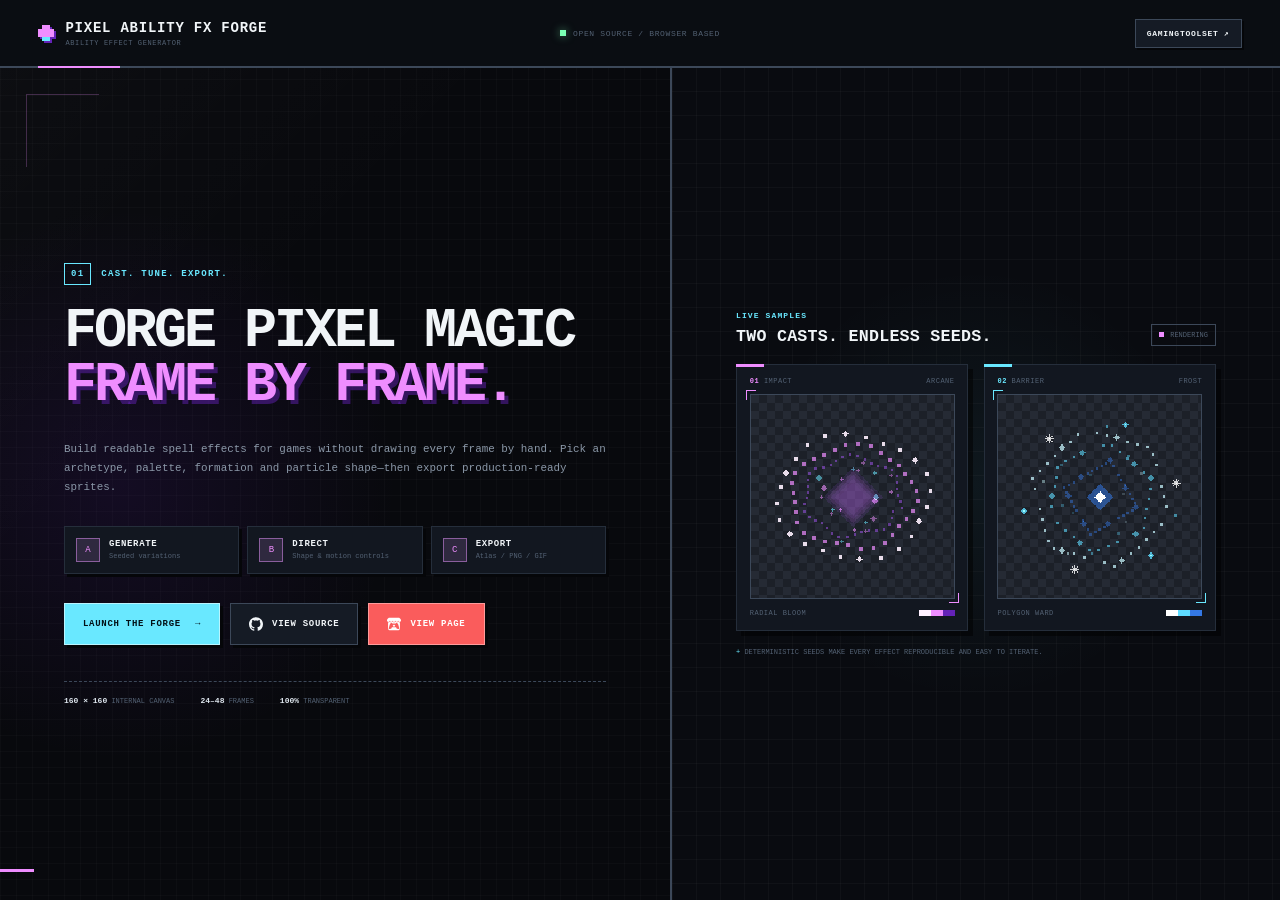
<file: website/index.html>
<!doctype html>
<html lang="en">
<head>
    <meta charset="utf-8">
    <meta name="viewport" content="width=device-width, initial-scale=1">
    <meta name="theme-color" content="#08090d">
    <title>Pixel FX Forge — Pixel Ability Effect Generator</title>
    <meta name="description" content="Design, tune and export game-ready pixel spell effects directly in your browser.">
    <style>
        :root {
            --bg: #08090d;
            --panel: #0d1016;
            --raised: #121720;
            --surface: #151b25;
            --line: #252e3b;
            --line-bright: #3c4859;
            --text: #f1f5f8;
            --muted: #8b98a8;
            --quiet: #536173;
            --cyan: #69e8ff;
            --violet: #ef8dff;
            --violet-deep: #6422b8;
            --mono: "SFMono-Regular", "Cascadia Mono", Consolas, "Liberation Mono", monospace;
        }
        
        * { box-sizing: border-box; }
        
        html,
        body { height: 100%; }
        
        body {
            background:
                linear-gradient(90deg, rgb(255 255 255 / 0.018) 1px, transparent 1px),
                linear-gradient(0deg, rgb(255 255 255 / 0.018) 1px, transparent 1px),
                var(--bg);
            background-size: 16px 16px;
            color: var(--text);
            font-family: var(--mono);
            margin: 0;
            overflow: hidden;
        }
        
        a { color: inherit; }
        
        .topbar {
            align-items: center;
            background: #0a0d12;
            border-bottom: 2px solid var(--line-bright);
            display: grid;
            grid-template-columns: 1fr auto 1fr;
            height: 68px;
            padding: 0 clamp(18px, 3vw, 46px);
            position: relative;
            z-index: 3;
        }
        
        .topbar::after {
            background: var(--violet);
            bottom: -2px;
            content: "";
            height: 2px;
            left: clamp(18px, 3vw, 46px);
            position: absolute;
            width: 82px;
        }
        
        .identity {
            align-items: center;
            display: flex;
            gap: 11px;
            text-decoration: none;
            width: fit-content;
        }
        
        .identity strong {
            display: block;
            font-size: 14px;
            letter-spacing: 0.055em;
            text-transform: uppercase;
        }
        
        .identity small {
            color: var(--quiet);
            display: block;
            font-size: 7px;
            letter-spacing: 0.09em;
            margin-top: 3px;
            text-transform: uppercase;
        }
        
        .brand-mark {
            background:
                linear-gradient(var(--violet), var(--violet)) 4px 0 / 8px 4px,
                linear-gradient(var(--violet), var(--violet)) 0 4px / 16px 8px,
                linear-gradient(var(--cyan), var(--cyan)) 4px 12px / 8px 4px;
            background-repeat: no-repeat;
            filter: drop-shadow(2px 2px 0 var(--violet-deep));
            height: 16px;
            width: 16px;
        }
        
        .status-line {
            align-items: center;
            color: var(--quiet);
            display: flex;
            font-size: 8px;
            gap: 7px;
            letter-spacing: 0.08em;
            text-transform: uppercase;
        }
        
        .status-dot {
            background: #7affb3;
            box-shadow: 0 0 8px rgb(122 255 179 / 0.55);
            height: 6px;
            width: 6px;
        }
        
        .top-link {
            background: var(--surface);
            border: 1px solid var(--line-bright);
            box-shadow: 2px 2px 0 #050609;
            font-size: 8px;
            font-weight: 900;
            justify-self: end;
            letter-spacing: 0.09em;
            padding: 9px 11px;
            text-decoration: none;
            text-transform: uppercase;
        }
        
        .top-link:hover,
        .top-link:focus-visible {
            border-color: var(--cyan);
            color: var(--cyan);
            outline: none;
            transform: translate(-1px, -1px);
        }
        
        .landing-shell {
            display: grid;
            grid-template-columns: minmax(0, 1.05fr) minmax(390px, 0.95fr);
            height: calc(100dvh - 68px);
            min-height: 0;
        }
        
        .hero,
        .showcase {
            min-height: 0;
            padding: clamp(28px, 5vh, 64px) clamp(28px, 5vw, 76px);
        }
        
        .hero {
            align-content: center;
            background:
                radial-gradient(circle at 18% 50%, rgb(100 34 184 / 0.13), transparent 40%),
                linear-gradient(135deg, rgb(255 255 255 / 0.02), transparent 35%);
            border-right: 2px solid var(--line-bright);
            display: grid;
            position: relative;
        }
        
        .hero::before,
        .hero::after {
            content: "";
            pointer-events: none;
            position: absolute;
        }
        
        .hero::before {
            border-left: 1px solid rgb(239 141 255 / 0.24);
            border-top: 1px solid rgb(239 141 255 / 0.24);
            height: 72px;
            left: 26px;
            top: 26px;
            width: 72px;
        }
        
        .hero::after {
            background: var(--violet);
            bottom: 28px;
            height: 3px;
            left: 0;
            width: 34px;
        }
        
        .eyebrow {
            align-items: center;
            color: var(--cyan);
            display: flex;
            font-size: 9px;
            font-weight: 900;
            gap: 10px;
            letter-spacing: 0.14em;
            margin-bottom: 20px;
            text-transform: uppercase;
        }
        
        .eyebrow span {
            border: 1px solid var(--cyan);
            padding: 5px 6px;
        }
        
        h1,
        h2,
        p { margin: 0; }
        
        h1 {
            font-size: clamp(35px, 4.3vw, 68px);
            letter-spacing: -0.055em;
            line-height: 0.98;
            max-width: 760px;
            text-transform: uppercase;
        }
        
        h1 em {
            color: var(--violet);
            font-style: normal;
            text-shadow: 4px 4px 0 rgb(100 34 184 / 0.48);
        }
        
        .hero-copy {
            color: var(--muted);
            font-size: clamp(10px, 0.85vw, 13px);
            line-height: 1.75;
            margin-top: clamp(18px, 3vh, 30px);
            max-width: 650px;
        }
        
        .feature-grid {
            display: grid;
            gap: 8px;
            grid-template-columns: repeat(3, minmax(0, 1fr));
            margin-top: clamp(20px, 3.2vh, 34px);
        }
        
        .feature-grid article {
            align-items: center;
            background: var(--raised);
            border: 1px solid var(--line);
            box-shadow: 3px 3px 0 #050609;
            display: flex;
            gap: 9px;
            min-width: 0;
            padding: 11px;
        }
        
        .feature-index {
            align-items: center;
            background: color-mix(in srgb, var(--violet) 12%, var(--surface));
            border: 1px solid color-mix(in srgb, var(--violet) 50%, var(--line));
            color: var(--violet);
            display: flex;
            flex: 0 0 24px;
            font-size: 9px;
            height: 24px;
            justify-content: center;
        }
        
        .feature-grid strong,
        .feature-grid small { display: block; }
        
        .feature-grid strong {
            font-size: 9px;
            letter-spacing: 0.07em;
            text-transform: uppercase;
        }
        
        .feature-grid small {
            color: var(--quiet);
            font-size: 7px;
            line-height: 1.35;
            margin-top: 3px;
        }
        
        .actions {
            display: flex;
            flex-wrap: wrap;
            gap: 10px;
            margin-top: clamp(20px, 3.2vh, 34px);
        }
        
        .button {
            align-items: center;
            border: 1px solid var(--line-bright);
            box-shadow: 3px 3px 0 #050609;
            display: inline-flex;
            font-size: 9px;
            font-weight: 900;
            gap: 9px;
            justify-content: center;
            letter-spacing: 0.08em;
            min-height: 42px;
            padding: 0 18px;
            text-decoration: none;
            text-transform: uppercase;
        }
        
        .button.primary {
            background: var(--cyan);
            border-color: #b9f5ff;
            color: #031117;
            gap: 14px;
        }

        .button-icon {
            fill: currentColor;
            flex: 0 0 auto;
            height: 14px;
            width: 14px;
        }
        
        .button.secondary { background: var(--surface); }

        .button.itch {
            background: #fa5c5c;
            border-color: #ff9b9b;
            color: #fff;
        }
        
        .button:hover,
        .button:focus-visible {
            outline: none;
            transform: translate(-1px, -1px);
        }
        
        .button.secondary:hover,
        .button.secondary:focus-visible {
            border-color: var(--violet);
            color: var(--violet);
        }

        .button.itch:hover,
        .button.itch:focus-visible {
            background: #ff6b6b;
            border-color: #ffd0d0;
            color: #fff;
        }
        
        .proof {
            border-top: 1px dashed var(--line-bright);
            display: flex;
            gap: 26px;
            margin-top: clamp(24px, 4vh, 42px);
            padding-top: 14px;
        }
        
        .proof span {
            color: var(--quiet);
            font-size: 7px;
            text-transform: uppercase;
        }
        
        .proof b {
            color: #dfe7ef;
            font-size: 8px;
        }
        
        .showcase {
            align-content: center;
            background:
                linear-gradient(90deg, rgb(255 255 255 / 0.026) 1px, transparent 1px),
                linear-gradient(0deg, rgb(255 255 255 / 0.026) 1px, transparent 1px),
                radial-gradient(circle at 50% 50%, rgb(105 232 255 / 0.06), transparent 42%),
                #090b10;
            background-size: 24px 24px, 24px 24px, auto, auto;
            display: grid;
        }
        
        .showcase-heading {
            align-items: end;
            display: flex;
            justify-content: space-between;
            margin-bottom: 18px;
        }
        
        .section-kicker {
            color: var(--cyan);
            display: block;
            font-size: 8px;
            font-weight: 900;
            letter-spacing: 0.14em;
            margin-bottom: 7px;
            text-transform: uppercase;
        }
        
        h2 {
            font-size: clamp(14px, 1.3vw, 20px);
            letter-spacing: 0.015em;
            text-transform: uppercase;
        }
        
        .live-badge {
            align-items: center;
            border: 1px solid var(--line-bright);
            color: var(--quiet);
            display: flex;
            font-size: 7px;
            gap: 6px;
            padding: 6px 7px;
            text-transform: uppercase;
        }
        
        .live-badge i {
            animation: blink 1.2s steps(2, end) infinite;
            background: var(--violet);
            height: 5px;
            width: 5px;
        }
        
        .demo-grid {
            display: grid;
            gap: clamp(10px, 1.2vw, 18px);
            grid-template-columns: repeat(2, minmax(0, 1fr));
        }
        
        .demo-card {
            background: var(--raised);
            border: 1px solid var(--line);
            box-shadow: 5px 5px 0 rgb(0 0 0 / 0.52);
            padding: clamp(9px, 1vw, 14px);
            position: relative;
        }
        
        .demo-card::before {
            background: var(--violet);
            content: "";
            height: 3px;
            left: -1px;
            position: absolute;
            top: -1px;
            width: 28px;
        }
        
        .ward-card::before { background: var(--cyan); }
        
        .demo-meta,
        .demo-footer {
            align-items: center;
            color: var(--quiet);
            display: flex;
            font-size: 7px;
            justify-content: space-between;
            letter-spacing: 0.07em;
            text-transform: uppercase;
        }
        
        .demo-meta { margin-bottom: 9px; }
        .demo-meta b { color: var(--violet); }
        .ward-card .demo-meta b { color: var(--cyan); }
        
        .canvas-shell {
            background-color: #15171d;
            background-image:
                linear-gradient(45deg, #1c2028 25%, transparent 25%, transparent 75%, #1c2028 75%, #1c2028),
                linear-gradient(45deg, #1c2028 25%, #252a34 25%, #252a34 75%, #1c2028 75%, #1c2028);
            background-position: 0 0, 8px 8px;
            background-size: 16px 16px;
            border: 1px solid var(--line-bright);
            position: relative;
        }
        
        canvas {
            aspect-ratio: 1;
            display: block;
            image-rendering: pixelated;
            width: 100%;
        }
        
        .corner {
            border-color: var(--violet);
            border-style: solid;
            height: 10px;
            position: absolute;
            width: 10px;
        }
        
        .ward-card .corner { border-color: var(--cyan); }
        
        .corner.top-left {
            border-width: 1px 0 0 1px;
            left: -5px;
            top: -5px;
        }
        
        .corner.bottom-right {
            border-width: 0 1px 1px 0;
            bottom: -5px;
            right: -5px;
        }
        
        .demo-footer {
            margin-top: 10px;
        }
        
        .palette { display: flex; }
        .palette i { height: 6px; width: 12px; }
        .impact-card .palette i:nth-child(1) { background: #fff1ff; }
        .impact-card .palette i:nth-child(2) { background: #ef8dff; }
        .impact-card .palette i:nth-child(3) { background: #6422b8; }
        .ward-card .palette i:nth-child(1) { background: #fff; }
        .ward-card .palette i:nth-child(2) { background: #5edcff; }
        .ward-card .palette i:nth-child(3) { background: #3478e5; }
        
        .showcase-note {
            color: var(--quiet);
            font-size: 7px;
            line-height: 1.5;
            margin-top: 16px;
            text-transform: uppercase;
        }
        
        .showcase-note span { color: var(--cyan); }
        
        @keyframes blink { 50% { opacity: 0.25; } }
        
        @media (max-width: 980px) {
            .topbar { grid-template-columns: 1fr auto; }
            .status-line { display: none; }
            .landing-shell { grid-template-columns: minmax(0, 1fr) minmax(340px, 0.9fr); }
            .hero,
            .showcase { padding-inline: 28px; }
            .feature-grid article { padding: 8px; }
            .feature-index { display: none; }
        }
        
        @media (max-width: 760px) {
            .topbar { height: 58px; }
            .landing-shell {
                grid-template-columns: 1fr;
                grid-template-rows: minmax(0, 1.08fr) minmax(210px, 0.92fr);
                height: calc(100dvh - 58px);
            }
            .hero,
            .showcase { padding: 18px 22px; }
            .hero { border-bottom: 2px solid var(--line-bright); border-right: 0; }
            .hero::before,
            .hero::after { display: none; }
            .eyebrow { margin-bottom: 10px; }
            h1 { font-size: clamp(30px, 8vw, 48px); }
            .hero-copy { line-height: 1.55; margin-top: 11px; max-width: 700px; }
            .feature-grid { margin-top: 11px; }
            .feature-grid article { min-height: 40px; }
            .actions { margin-top: 12px; }
            .button { min-height: 36px; }
            .proof { display: none; }
            .showcase-heading { margin-bottom: 10px; }
            .demo-card { display: grid; grid-template-columns: auto 1fr auto; gap: 8px; padding: 8px; }
            .demo-meta { display: block; margin: 0; writing-mode: vertical-rl; }
            .demo-meta span:last-child { display: none; }
            .demo-footer { display: none; }
            .canvas-shell { margin: auto; max-width: min(160px, 23dvh); width: 100%; }
            .showcase-note { display: none; }
        }
        
        @media (max-width: 520px) {
            .identity small { display: none; }
            .top-link { padding: 8px; }
            .hero-copy { font-size: 9px; }
            .feature-grid small { display: none; }
            .feature-grid article { justify-content: center; min-height: 30px; padding: 5px; }
            .feature-grid strong { font-size: 7px; }
            .button { font-size: 7px; padding: 0 12px; }
            .button-icon { height: 12px; width: 12px; }
            .live-badge { display: none; }
        }
        
        @media (max-height: 720px) and (min-width: 761px) {
            .hero,
            .showcase { padding-block: 24px; }
            .eyebrow { margin-bottom: 12px; }
            .hero-copy { line-height: 1.55; margin-top: 14px; }
            .feature-grid,
            .actions { margin-top: 16px; }
            .proof { margin-top: 18px; }
            .showcase-heading { margin-bottom: 10px; }
            .showcase-note { margin-top: 10px; }
        }
        
        @media (max-height: 610px) and (min-width: 761px) {
            .feature-grid { display: none; }
            .proof { margin-top: 14px; }
        }
        
        @media (prefers-reduced-motion: reduce) {
            .live-badge i { animation: none; }
        }
        
    </style>
</head>
<body>
    <header class="topbar">
        <a class="identity" href="../index.html" aria-label="Open Pixel FX Forge">
            <span class="brand-mark" aria-hidden="true"></span>
            <span>
                <strong>Pixel Ability FX Forge</strong>
                <small>Ability effect generator</small>
            </span>
        </a>
        <div class="status-line" aria-label="Project status">
            <span class="status-dot" aria-hidden="true"></span>
            Open source / Browser based
        </div>
        <a class="top-link" href="https://github.com/GamingToolset" target="_blank" rel="noreferrer">
            GamingToolset <span aria-hidden="true">↗</span>
        </a>
    </header>

    <main class="landing-shell">
        <section class="hero" aria-labelledby="hero-title">
            <div class="eyebrow"><span>01</span> Cast. Tune. Export.</div>
            <h1 id="hero-title">Forge pixel magic<br><em>frame by frame.</em></h1>
            <p class="hero-copy">
                Build readable spell effects for games without drawing every frame by hand. Pick an archetype, palette, formation and particle shape—then export production-ready sprites.
            </p>

            <div class="feature-grid" aria-label="Main features">
                <article>
                    <span class="feature-index">A</span>
                    <div><strong>Generate</strong><small>Seeded variations</small></div>
                </article>
                <article>
                    <span class="feature-index">B</span>
                    <div><strong>Direct</strong><small>Shape &amp; motion controls</small></div>
                </article>
                <article>
                    <span class="feature-index">C</span>
                    <div><strong>Export</strong><small>Atlas / PNG / GIF</small></div>
                </article>
            </div>

            <div class="actions">
                <a class="button primary" href="https://gamingtoolset.github.io/pixel-ability-fx-forge/">Launch the forge <span aria-hidden="true">→</span></a>
                <a class="button secondary" href="https://github.com/GamingToolset/pixel-ability-fx-forge" target="_blank" rel="noreferrer">
                    <svg class="button-icon" viewBox="0 0 24 24" aria-hidden="true" focusable="false">
                        <path d="M12 .297c-6.63 0-12 5.373-12 12 0 5.303 3.438 9.8 8.205 11.385.6.113.82-.258.82-.577 0-.285-.01-1.04-.015-2.04-3.338.724-4.042-1.61-4.042-1.61C4.422 18.07 3.633 17.7 3.633 17.7c-1.087-.744.084-.729.084-.729 1.205.084 1.838 1.236 1.838 1.236 1.07 1.835 2.809 1.305 3.495.998.108-.776.417-1.305.76-1.605-2.665-.3-5.466-1.332-5.466-5.93 0-1.31.465-2.38 1.235-3.22-.135-.303-.54-1.523.105-3.176 0 0 1.005-.322 3.3 1.23.96-.267 1.98-.399 3-.405 1.02.006 2.04.138 3 .405 2.28-1.552 3.285-1.23 3.285-1.23.645 1.653.24 2.873.12 3.176.765.84 1.23 1.91 1.23 3.22 0 4.61-2.805 5.625-5.475 5.92.42.36.81 1.096.81 2.22 0 1.606-.015 2.896-.015 3.286 0 .315.21.69.825.57C20.565 22.092 24 17.592 24 12.297c0-6.627-5.373-12-12-12"/>
                    </svg>
                    <span>View source</span>
                </a>
                <a class="button itch" href="https://announcerua.itch.io/pixel-ability-fx-forge" target="_blank" rel="noreferrer">
                    <svg class="button-icon" viewBox="0 0 24 24" aria-hidden="true" focusable="false">
                        <path d="M3.13 1.338C2.08 1.96.02 4.328 0 4.95v1.03c0 1.303 1.22 2.45 2.325 2.45 1.33 0 2.436-1.102 2.436-2.41 0 1.308 1.07 2.41 2.4 2.41 1.328 0 2.362-1.102 2.362-2.41 0 1.308 1.137 2.41 2.466 2.41h.024c1.33 0 2.466-1.102 2.466-2.41 0 1.308 1.034 2.41 2.363 2.41 1.33 0 2.4-1.102 2.4-2.41 0 1.308 1.106 2.41 2.435 2.41C22.78 8.43 24 7.282 24 5.98V4.95c-.02-.62-2.082-2.99-3.13-3.612-3.253-.114-5.508-.134-8.87-.133-3.362 0-7.945.053-8.87.133zm6.376 6.477a2.74 2.74 0 0 1-.468.602c-.5.49-1.19.795-1.947.795a2.786 2.786 0 0 1-1.95-.795c-.182-.178-.32-.37-.446-.59-.127.222-.303.412-.486.59a2.788 2.788 0 0 1-1.95.795c-.092 0-.187-.025-.264-.052-.107 1.113-.152 2.176-.168 2.95v.005l-.006 1.167c.02 2.334-.23 7.564 1.03 8.85 1.952.454 5.545.662 9.15.663 3.605 0 7.198-.21 9.15-.664 1.26-1.284 1.01-6.514 1.03-8.848l-.006-1.167v-.004c-.016-.775-.06-1.838-.168-2.95-.077.026-.172.052-.263.052a2.788 2.788 0 0 1-1.95-.795c-.184-.178-.36-.368-.486-.59-.127.22-.265.412-.447.59a2.786 2.786 0 0 1-1.95.794c-.76 0-1.446-.303-1.948-.793a2.74 2.74 0 0 1-.468-.602 2.738 2.738 0 0 1-.463.602 2.787 2.787 0 0 1-1.95.794h-.16a2.787 2.787 0 0 1-1.95-.793 2.738 2.738 0 0 1-.464-.602zm-2.004 2.59v.002c.795.002 1.5 0 2.373.953.687-.072 1.406-.108 2.125-.107.72 0 1.438.035 2.125.107.873-.953 1.578-.95 2.372-.953.376 0 1.876 0 2.92 2.934l1.123 4.028c.832 2.995-.266 3.068-1.636 3.07-2.03-.075-3.156-1.55-3.156-3.025-1.124.184-2.436.276-3.748.277-1.312 0-2.624-.093-3.748-.277 0 1.475-1.125 2.95-3.156 3.026-1.37-.004-2.468-.077-1.636-3.072l1.122-4.027c1.045-2.934 2.545-2.934 2.92-2.934zM12 12.714c-.002.002-2.14 1.964-2.523 2.662l1.4-.056v1.22c0 .056.56.033 1.123.007.562.026 1.124.05 1.124-.008v-1.22l1.4.055C14.138 14.677 12 12.713 12 12.713z"/>
                    </svg>
                    <span>View page</span>
                </a>
            </div>

            <div class="proof" aria-label="Export details">
                <span><b>160 × 160</b> internal canvas</span>
                <span><b>24–48</b> frames</span>
                <span><b>100%</b> transparent</span>
            </div>
        </section>

        <section class="showcase" aria-labelledby="showcase-title">
            <div class="showcase-heading">
                <div>
                    <span class="section-kicker">Live samples</span>
                    <h2 id="showcase-title">Two casts. Endless seeds.</h2>
                </div>
                <span class="live-badge"><i aria-hidden="true"></i> Rendering</span>
            </div>

            <div class="demo-grid">
                <article class="demo-card impact-card">
                    <div class="demo-meta">
                        <span><b>01</b> Impact</span>
                        <span>Arcane</span>
                    </div>
                    <div class="canvas-shell">
                        <canvas id="impactFx" width="160" height="160" aria-label="Animated arcane impact pixel effect"></canvas>
                        <span class="corner top-left" aria-hidden="true"></span>
                        <span class="corner bottom-right" aria-hidden="true"></span>
                    </div>
                    <div class="demo-footer">
                        <span>Radial bloom</span>
                        <span class="palette"><i></i><i></i><i></i></span>
                    </div>
                </article>

                <article class="demo-card ward-card">
                    <div class="demo-meta">
                        <span><b>02</b> Barrier</span>
                        <span>Frost</span>
                    </div>
                    <div class="canvas-shell">
                        <canvas id="wardFx" width="160" height="160" aria-label="Animated frost barrier pixel effect"></canvas>
                        <span class="corner top-left" aria-hidden="true"></span>
                        <span class="corner bottom-right" aria-hidden="true"></span>
                    </div>
                    <div class="demo-footer">
                        <span>Polygon ward</span>
                        <span class="palette"><i></i><i></i><i></i></span>
                    </div>
                </article>
            </div>

            <p class="showcase-note"><span aria-hidden="true">+</span> Deterministic seeds make every effect reproducible and easy to iterate.</p>
        </section>
    </main>

    <script>
    (() => {
        const TAU = Math.PI * 2;
        const impactCanvas = document.querySelector('#impactFx');
        const wardCanvas = document.querySelector('#wardFx');
        const impact = impactCanvas.getContext('2d');
        const ward = wardCanvas.getContext('2d');
        const reducedMotion = window.matchMedia('(prefers-reduced-motion: reduce)').matches;
    
        impact.imageSmoothingEnabled = false;
        ward.imageSmoothingEnabled = false;
    
        const clamp = (value, min = 0, max = 1) => Math.max(min, Math.min(max, value));
        const easeOut = (value) => 1 - Math.pow(1 - clamp(value), 3);
    
        const pixelDiamond = (context, x, y, size) => {
            const radius = Math.max(1, Math.round(size));
            for (let row = -radius; row <= radius; row += 1) {
                const width = (radius - Math.abs(row)) * 2 + 1;
                context.fillRect(Math.round(x - width / 2), Math.round(y + row), width, 1);
            }
        };
    
        const pixelStar = (context, x, y, size) => {
            const radius = Math.max(2, Math.round(size));
            context.fillRect(Math.round(x - radius), Math.round(y), radius * 2 + 1, 1);
            context.fillRect(Math.round(x), Math.round(y - radius), 1, radius * 2 + 1);
            for (let offset = 1; offset < radius; offset += 1) {
                context.fillRect(Math.round(x + offset), Math.round(y + offset), 1, 1);
                context.fillRect(Math.round(x - offset), Math.round(y + offset), 1, 1);
                context.fillRect(Math.round(x + offset), Math.round(y - offset), 1, 1);
                context.fillRect(Math.round(x - offset), Math.round(y - offset), 1, 1);
            }
        };
    
        const drawImpact = (time) => {
            const local = (time % 2.8) / 2.8;
            const expansion = easeOut(local / 0.72);
            const fade = 1 - clamp((local - 0.42) / 0.58);
            const radius = 8 + expansion * 59;
            impact.clearRect(0, 0, 160, 160);
            impact.save();
            impact.globalCompositeOperation = 'lighter';
    
            for (let glow = 5; glow >= 1; glow -= 1) {
                impact.globalAlpha = fade * 0.025 * glow;
                impact.fillStyle = glow % 2 ? '#a855f7' : '#ef8dff';
                pixelDiamond(impact, 80, 80, 8 + glow * 3);
            }
    
            for (let ring = 0; ring < 3; ring += 1) {
                const ringRadius = Math.max(4, radius - ring * 11);
                const points = 24 + ring * 8;
                impact.fillStyle = ring === 0 ? '#fff1ff' : ring === 1 ? '#ef8dff' : '#a855f7';
                impact.globalAlpha = fade * (0.9 - ring * 0.2);
                for (let index = 0; index < points; index += 1) {
                    if ((index + ring) % 7 === 0 && local > 0.56) continue;
                    const angle = index / points * TAU + time * (ring % 2 ? -0.5 : 0.42);
                    const wobble = Math.sin(index * 7.31 + time * 5) * 2.5;
                    const x = 80 + Math.cos(angle) * (ringRadius + wobble);
                    const y = 80 + Math.sin(angle) * (ringRadius * 0.82 + wobble);
                    if (ring === 0 && index % 4 === 0) pixelDiamond(impact, x, y, 2);
                    else impact.fillRect(Math.round(x) - 1, Math.round(y) - 1, ring === 2 ? 2 : 3, ring === 2 ? 2 : 3);
                }
            }
    
            impact.fillStyle = '#ffffff';
            impact.globalAlpha = Math.max(0, 1 - local * 5);
            pixelStar(impact, 80, 80, 10 - local * 6);
    
            for (let particle = 0; particle < 20; particle += 1) {
                const life = clamp(local * 1.5 - (particle % 5) * 0.035);
                const angle = particle * 2.399 + Math.sin(particle * 13.1) * 0.16;
                const travel = life * (34 + (particle % 7) * 6);
                impact.globalAlpha = (1 - life) * fade;
                impact.fillStyle = particle % 3 ? '#ef8dff' : '#69e8ff';
                const x = 80 + Math.cos(angle) * travel;
                const y = 80 + Math.sin(angle) * travel;
                pixelDiamond(impact, x, y, particle % 4 === 0 ? 2 : 1);
            }
            impact.restore();
        };
    
        const polygonPoint = (sides, unit, radius, rotation) => {
            const scaled = unit * sides;
            const side = Math.floor(scaled);
            const amount = scaled - side;
            const a = side / sides * TAU + rotation;
            const b = (side + 1) / sides * TAU + rotation;
            return {
                x: 80 + (Math.cos(a) + (Math.cos(b) - Math.cos(a)) * amount) * radius,
                y: 80 + (Math.sin(a) + (Math.sin(b) - Math.sin(a)) * amount) * radius
            };
        };
    
        const drawWard = (time) => {
            const local = (time % 5.2) / 5.2;
            const intro = easeOut(local / 0.18);
            const fade = 1 - clamp((local - 0.83) / 0.17);
            const pulse = 0.83 + Math.sin(time * 3.2) * 0.17;
            ward.clearRect(0, 0, 160, 160);
            ward.save();
            ward.globalCompositeOperation = 'lighter';
    
            for (let layer = 0; layer < 3; layer += 1) {
                const radius = (56 - layer * 13) * intro;
                const points = layer === 1 ? 32 : 40;
                ward.fillStyle = layer === 0 ? '#c8f7ff' : layer === 1 ? '#5edcff' : '#3478e5';
                ward.globalAlpha = fade * pulse * (0.9 - layer * 0.17);
                for (let index = 0; index < points; index += 1) {
                    if ((index + layer * 2) % 9 === 0) continue;
                    const point = polygonPoint(layer === 2 ? 4 : 6, index / points, radius, time * (layer % 2 ? -0.36 : 0.27));
                    if (index % 6 === 0) pixelDiamond(ward, point.x, point.y, 2);
                    else ward.fillRect(Math.round(point.x), Math.round(point.y), 2, 2);
                }
            }
    
            for (let anchor = 0; anchor < 6; anchor += 1) {
                const angle = anchor / 6 * TAU - time * 0.18;
                const radius = 61 * intro;
                const x = 80 + Math.cos(angle) * radius;
                const y = 80 + Math.sin(angle) * radius;
                ward.globalAlpha = fade * 0.8;
                ward.fillStyle = anchor % 2 ? '#5edcff' : '#ffffff';
                pixelStar(ward, x, y, anchor % 2 ? 2 : 3);
            }
    
            ward.globalAlpha = fade * 0.55;
            ward.fillStyle = '#3478e5';
            pixelDiamond(ward, 80, 80, 10 + Math.sin(time * 3) * 2);
            ward.globalAlpha = fade;
            ward.fillStyle = '#ffffff';
            pixelDiamond(ward, 80, 80, 4);
    
            for (let mote = 0; mote < 14; mote += 1) {
                const angle = mote * 2.7 + time * (mote % 2 ? 0.22 : -0.16);
                const radius = 18 + (mote * 13 % 48);
                ward.globalAlpha = fade * (0.2 + (mote % 4) * 0.12);
                ward.fillStyle = mote % 3 ? '#5edcff' : '#c8f7ff';
                ward.fillRect(Math.round(80 + Math.cos(angle) * radius), Math.round(80 + Math.sin(angle) * radius * 0.86), 2, 2);
            }
            ward.restore();
        };
    
        const start = performance.now();
        const render = (now) => {
            const time = reducedMotion ? 1.05 : (now - start) / 1000;
            drawImpact(time);
            drawWard(time);
            if (!reducedMotion) requestAnimationFrame(render);
        };
    
        requestAnimationFrame(render);
    })();
    
    </script>
</body>
</html>
</file>
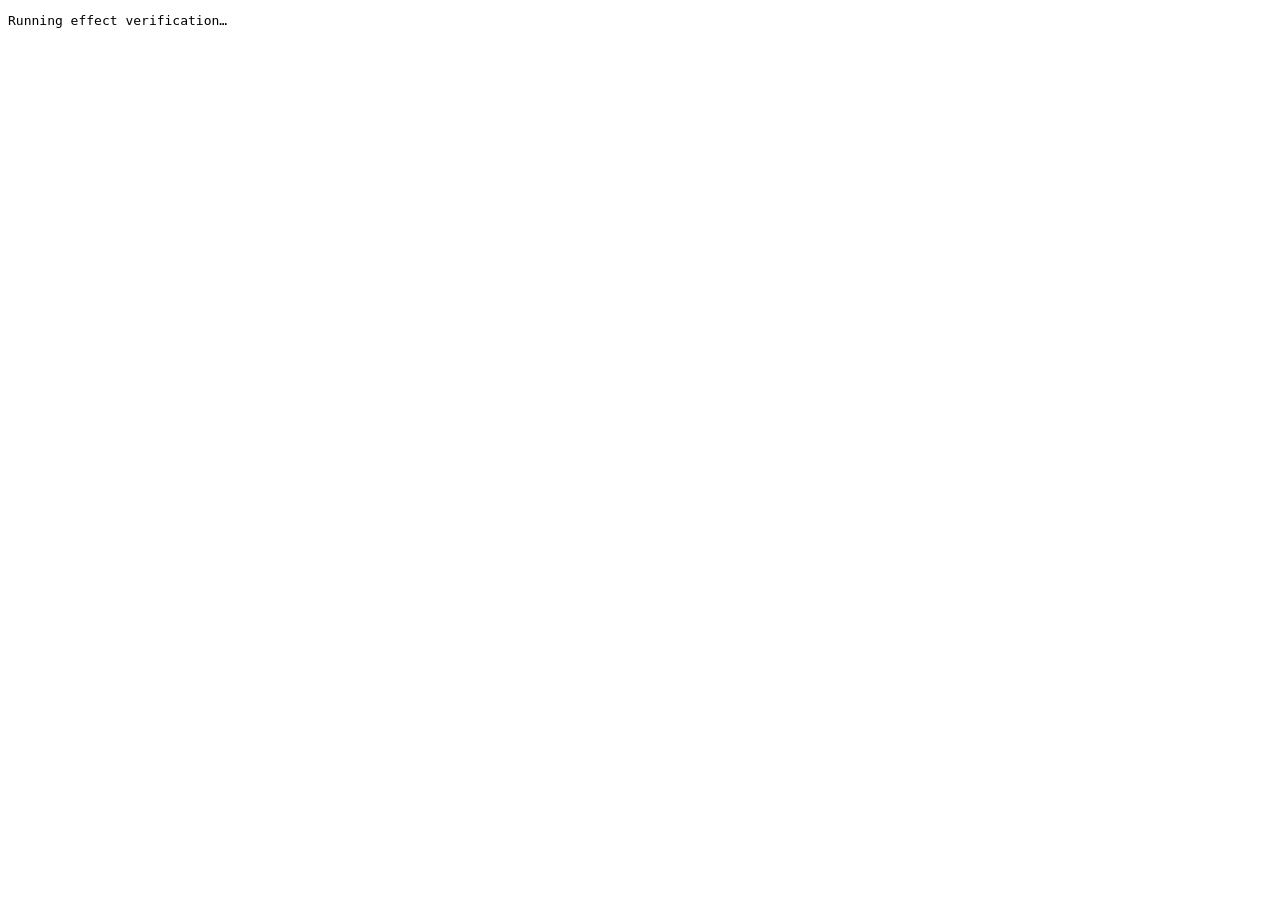
<file: tests/effect-harness.html>
<!doctype html>
<html lang="en">
<head>
    <meta charset="utf-8">
    <title>Ability FX verification</title>
</head>
<body data-status="running">
    <pre id="result">Running effect verification…</pre>
    <script type="module">
        import { AbilityEffect, createEffectRecipe, renderEffectFrames } from '../js/AbilityEffect.js?v=8';

        setTimeout(async () => {
        const signatures = [];
        const families = ['burst', 'barrier', 'aura'];
        const failures = [];

        const frameSignature = (effect, time) => {
            const canvas = document.createElement('canvas');
            canvas.width = 160;
            canvas.height = 160;
            const context = canvas.getContext('2d');
            effect.draw(context, time);
            const data = context.getImageData(0, 0, 160, 160).data;
            let occupied = 0;
            let edgePixels = 0;
            let checksum = 2166136261;
            for (let pixel = 0; pixel < data.length / 4; pixel += 1) {
                const index = pixel * 4;
                const x = pixel % 160;
                const y = Math.floor(pixel / 160);
                if (data[index + 3] > 0) occupied += 1;
                if (data[index + 3] > 0 && (x === 0 || x === 159 || y === 0 || y === 159)) edgePixels += 1;
                checksum ^= data[index] + data[index + 1] * 3 + data[index + 2] * 7 + data[index + 3] * 11;
                checksum = Math.imul(checksum, 16777619);
            }
            return { occupied, edgePixels, checksum: checksum >>> 0 };
        };

        const edgePixelCount = (effect, time) => {
            const canvas = document.createElement('canvas');
            canvas.width = 160;
            canvas.height = 160;
            const context = canvas.getContext('2d');
            effect.draw(context, time);
            const strips = [
                context.getImageData(0, 0, 160, 1).data,
                context.getImageData(0, 159, 160, 1).data,
                context.getImageData(0, 1, 1, 158).data,
                context.getImageData(159, 1, 1, 158).data
            ];
            let occupied = 0;
            for (const strip of strips) {
                for (let index = 3; index < strip.length; index += 4) {
                    if (strip[index] > 0) occupied += 1;
                }
            }
            return occupied;
        };

        families.forEach((family, familyIndex) => {
            const recipe = createEffectRecipe({ family, element: 'arcane', seed: 8100 + familyIndex });
            const effect = new AbilityEffect(recipe);
            const first = frameSignature(effect, effect.duration * 0.42);
            const second = frameSignature(new AbilityEffect(recipe), effect.duration * 0.42);
            const start = frameSignature(effect, 0);
            const finish = frameSignature(effect, effect.duration);

            if (first.occupied < 20) failures.push(`${family}: mid-cast frame is nearly empty`);
            if (first.checksum !== second.checksum) failures.push(`${family}: render is not deterministic`);
            if (finish.occupied !== 0) failures.push(`${family}: final frame is not transparent`);
            if (effect.particleCount < 20) failures.push(`${family}: insufficient generated particles`);
            signatures.push({
                family,
                duration: Number(effect.duration.toFixed(3)),
                particleCount: effect.particleCount,
                start,
                middle: first,
                finish
            });
        });

        if (new Set(signatures.map((item) => item.middle.checksum)).size !== families.length) {
            failures.push('family compositions are not visually distinct');
        }

        const verificationPhases = [0.18, 0.42, 0.72];
        const recipes = Array.from({ length: 384 }, (_, index) => createEffectRecipe({ seed: 10000 + index }));
        const recipeDna = recipes.map((recipe) => JSON.stringify({
            family: recipe.family,
            element: recipe.element,
            formation: recipe.formation,
            secondaryFormation: recipe.secondaryFormation,
            geometry: recipe.geometry,
            secondaryGeometry: recipe.secondaryGeometry,
            hybrid: recipe.hybrid,
            flow: recipe.flow,
            trace: recipe.traceStyle,
            secondaryTrace: recipe.secondaryTraceStyle,
            temporalStyle: recipe.temporalStyle,
            particleKit: recipe.particleKit,
            layers: recipe.layers,
            symmetry: recipe.symmetry,
            radius: Number(recipe.radius.toFixed(3)),
            aspectX: Number(recipe.aspectX.toFixed(3)),
            aspectY: Number(recipe.aspectY.toFixed(3)),
            tilt: Number(recipe.tilt.toFixed(3))
        }));
        const uniqueRecipeCount = new Set(recipeDna).size;
        if (uniqueRecipeCount !== recipes.length) failures.push('different seeds produced duplicate recipe DNA');
        if (recipes.some((recipe) => recipe.originX !== 80 || recipe.originY !== 80)) {
            failures.push('one or more recipes moved the animation pivot away from (80, 80)');
        }
        let edgeSafeFrames = 0;
        for (let recipeIndex = 0; recipeIndex < recipes.length; recipeIndex += 1) {
            const recipe = recipes[recipeIndex];
            const effect = new AbilityEffect(recipe);
            for (const phase of verificationPhases) {
                const occupiedEdgePixels = edgePixelCount(effect, recipe.duration * phase);
                if (occupiedEdgePixels !== 0) {
                    failures.push(`${recipe.family}/${recipe.seed} at ${phase}: ${occupiedEdgePixels} boundary pixels were occupied`);
                }
                edgeSafeFrames += 1;
            }
            await new Promise(requestAnimationFrame);
        }

        const formationCoverage = Object.fromEntries(families.map((family) => {
            const variants = Array.from({ length: 512 }, (_, index) => createEffectRecipe({ family, seed: 50000 + index }));
            return [family, new Set(variants.map((recipe) => recipe.formation)).size];
        }));
        for (const [family, count] of Object.entries(formationCoverage)) {
            if (count < 16) failures.push(`${family}: only ${count} formation types were generated`);
        }

        const renderedFormationSignatures = [];
        for (const family of families) {
            const representatives = new Map();
            for (let seed = 70000; seed < 71000 && representatives.size < 16; seed += 1) {
                const recipe = createEffectRecipe({ family, element: 'storm', seed });
                if (!representatives.has(recipe.formation)) representatives.set(recipe.formation, recipe);
            }
            for (const [formation, recipe] of representatives) {
                const effect = new AbilityEffect(recipe);
                for (const phase of verificationPhases) {
                    const signature = frameSignature(effect, recipe.duration * phase);
                    if (signature.edgePixels !== 0) {
                        failures.push(`${family}/${formation} at ${phase}: ${signature.edgePixels} boundary pixels were occupied`);
                    }
                    if (phase === 0.42 && signature.occupied < 20) {
                        failures.push(`${family}/${formation}: representative frame is nearly empty`);
                    }
                    if (phase === 0.42) renderedFormationSignatures.push(`${family}:${formation}:${signature.checksum}`);
                    edgeSafeFrames += 1;
                }
            }
        }
        if (renderedFormationSignatures.length !== 48) {
            failures.push(`only ${renderedFormationSignatures.length} of 48 formations were rendered`);
        }

        const exportRecipe = createEffectRecipe({ family: 'burst', element: 'fire', seed: 4242 });
        const rendered = await renderEffectFrames({ recipe: exportRecipe, size: 128, frameCount: 8 });
        if (rendered.frames.length !== 8) failures.push('frame renderer returned the wrong frame count');
        if (rendered.frames.some((frame) => frame.width !== 128 || frame.height !== 128)) {
            failures.push('frame renderer returned the wrong dimensions');
        }

        const result = {
            passed: failures.length === 0,
            failures,
            exportFrames: rendered.frames.length,
            exportSize: `${rendered.frames[0].width}x${rendered.frames[0].height}`,
            uniqueRecipeCount,
            formationCoverage,
            renderedFormationCount: renderedFormationSignatures.length,
            fixedPivot: [80, 80],
            edgeSafeFrames,
            signatures
        };
        document.body.dataset.status = result.passed ? 'passed' : 'failed';
        document.querySelector('#result').textContent = JSON.stringify(result, null, 2);
        }, 0);
    </script>
</body>
</html>
</file>
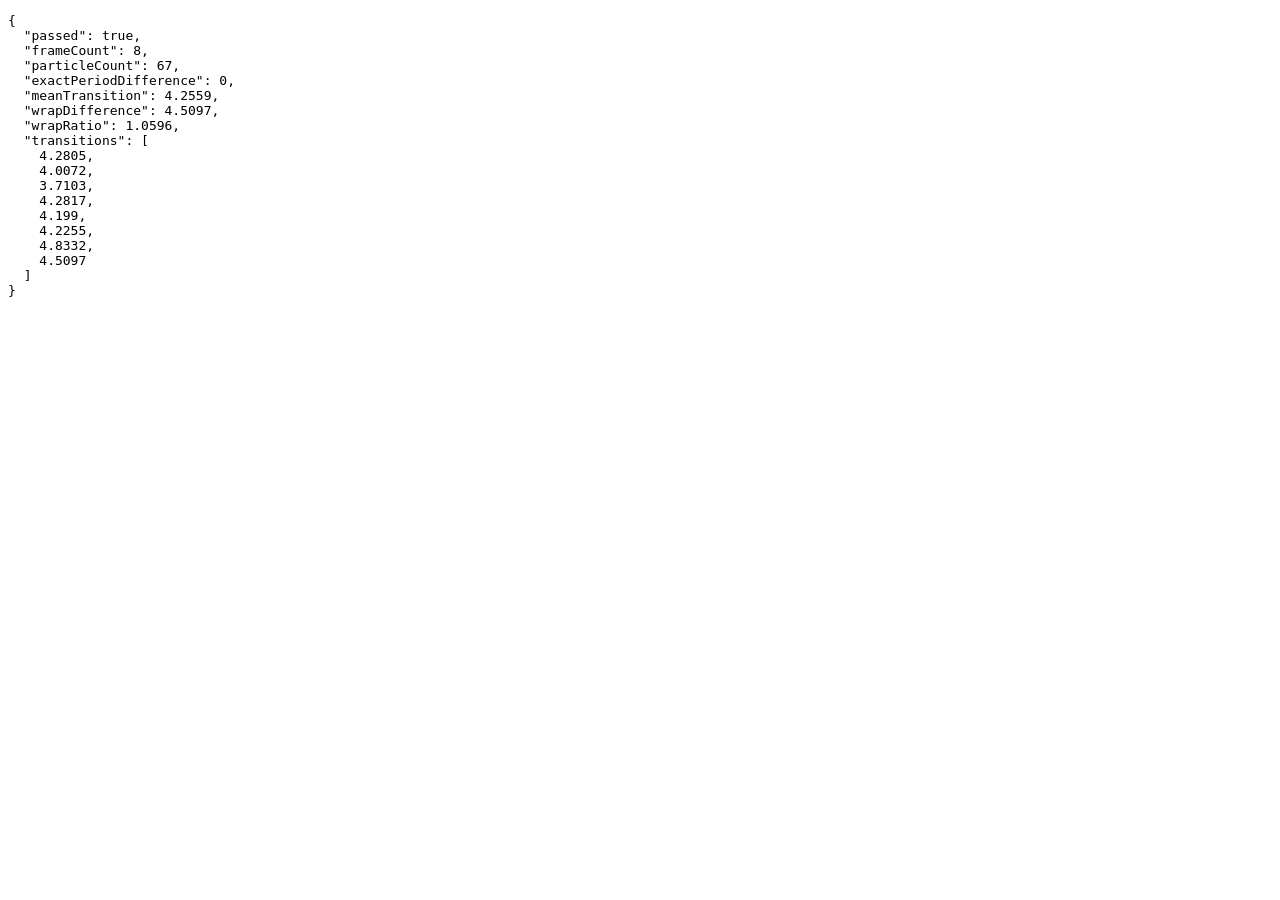
<file: tests/loop-harness.html>
<!doctype html>
<html lang="en">
<head>
    <meta charset="utf-8">
    <title>Seamless loop verification</title>
</head>
<body data-status="running">
    <pre id="result">Running loop verification…</pre>
    <script type="module">
        import { presets } from '../js/presets.js';
        import { createLoopModel, drawLoopPhase } from '../js/engine/LoopFrames.js';

        const size = 160;
        const frameCount = 8;
        const model = createLoopModel(presets.fireball, { width: size, height: size });

        const render = (phase) => {
            const canvas = document.createElement('canvas');
            canvas.width = size;
            canvas.height = size;
            const context = canvas.getContext('2d');
            drawLoopPhase(context, model, phase);
            return context.getImageData(0, 0, size, size).data;
        };

        const difference = (left, right) => {
            let total = 0;
            for (let index = 0; index < left.length; index += 1) {
                total += Math.abs(left[index] - right[index]);
            }
            return total / left.length;
        };

        const frames = Array.from({ length: frameCount }, (_, index) => render(index / frameCount));
        const transitions = frames.map((frame, index) => difference(frame, frames[(index + 1) % frameCount]));
        const exactPeriodDifference = difference(frames[0], render(1));
        const meanTransition = transitions.reduce((sum, value) => sum + value, 0) / transitions.length;
        const wrapDifference = transitions.at(-1);
        const wrapRatio = meanTransition === 0 ? 0 : wrapDifference / meanTransition;
        const passed = exactPeriodDifference === 0 && wrapRatio < 1.6;
        const result = {
            passed,
            frameCount,
            particleCount: model.particles.length,
            exactPeriodDifference,
            meanTransition: Number(meanTransition.toFixed(4)),
            wrapDifference: Number(wrapDifference.toFixed(4)),
            wrapRatio: Number(wrapRatio.toFixed(4)),
            transitions: transitions.map((value) => Number(value.toFixed(4)))
        };

        document.body.dataset.status = passed ? 'passed' : 'failed';
        document.querySelector('#result').textContent = JSON.stringify(result, null, 2);
    </script>
</body>
</html>
</file>
